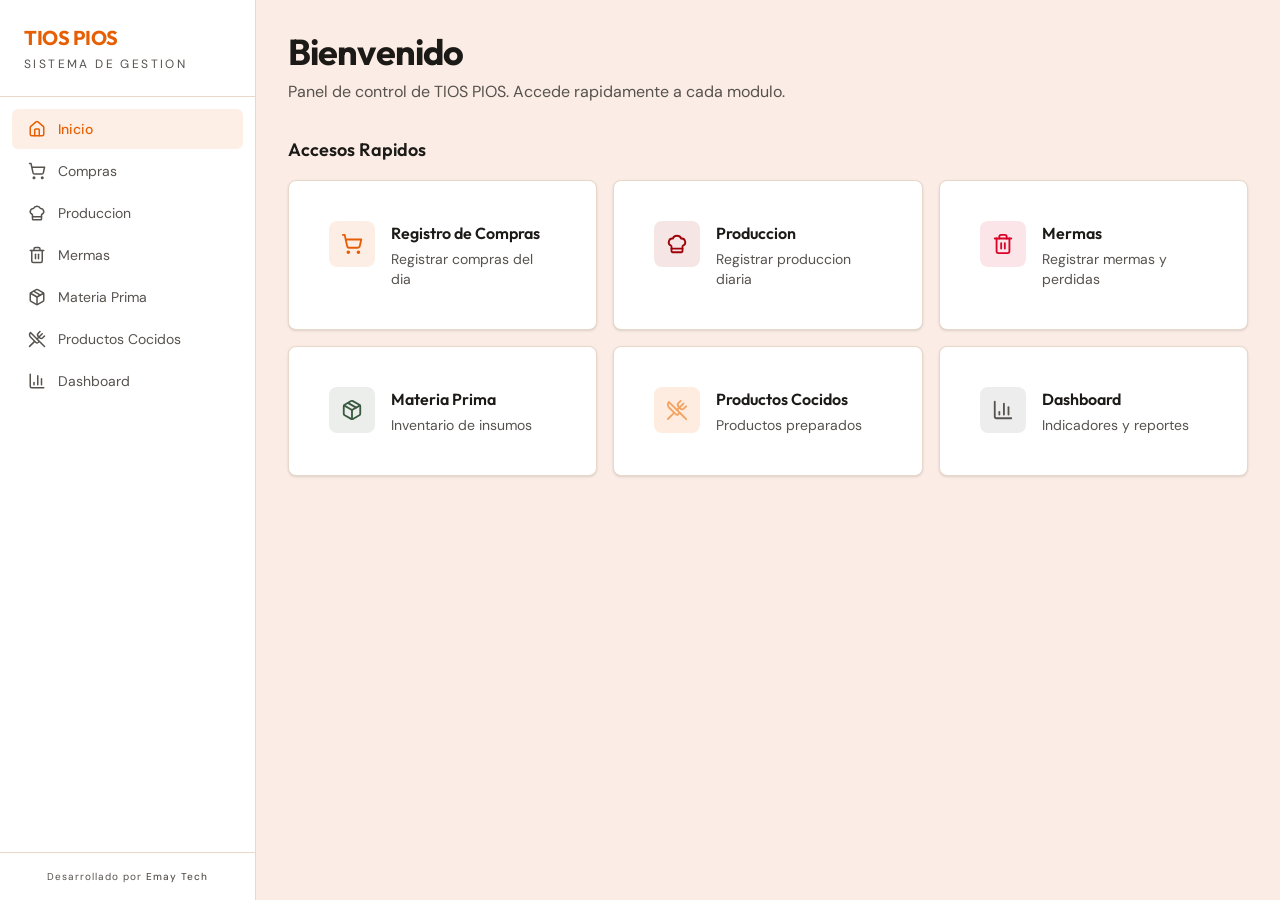
<file: docs/index.html>
<!doctype html><html lang="es"><head><meta charset="utf-8"/><meta name="viewport" content="width=device-width,initial-scale=1"/><meta name="theme-color" content="#E85D04"/><meta name="description" content="TIOS PIOS - Sistema de Gestion"/><link rel="icon" type="image/svg+xml" href="./favicon.svg"/><link rel="preconnect" href="https://fonts.googleapis.com"/><link rel="preconnect" href="https://fonts.gstatic.com" crossorigin/><link href="https://fonts.googleapis.com/css2?family=Inter:wght@600&display=swap" rel="stylesheet"/><title>EMAY TECH | TIOS PIOS</title><script defer="defer" src="./static/js/main.0a7785c4.js"></script><link href="./static/css/main.f9a6ede9.css" rel="stylesheet"></head><body><noscript>You need to enable JavaScript to run this app.</noscript><div id="root"></div></body></html>
</file>
<file: docs/static/css/main.f9a6ede9.css>
@import url(https://fonts.googleapis.com/css2?family=Outfit:wght@400;500;600;700&family=DM+Sans:wght@400;500&display=swap);*,:after,:before{--tw-border-spacing-x:0;--tw-border-spacing-y:0;--tw-translate-x:0;--tw-translate-y:0;--tw-rotate:0;--tw-skew-x:0;--tw-skew-y:0;--tw-scale-x:1;--tw-scale-y:1;--tw-pan-x: ;--tw-pan-y: ;--tw-pinch-zoom: ;--tw-scroll-snap-strictness:proximity;--tw-gradient-from-position: ;--tw-gradient-via-position: ;--tw-gradient-to-position: ;--tw-ordinal: ;--tw-slashed-zero: ;--tw-numeric-figure: ;--tw-numeric-spacing: ;--tw-numeric-fraction: ;--tw-ring-inset: ;--tw-ring-offset-width:0px;--tw-ring-offset-color:#fff;--tw-ring-color:#3b82f680;--tw-ring-offset-shadow:0 0 #0000;--tw-ring-shadow:0 0 #0000;--tw-shadow:0 0 #0000;--tw-shadow-colored:0 0 #0000;--tw-blur: ;--tw-brightness: ;--tw-contrast: ;--tw-grayscale: ;--tw-hue-rotate: ;--tw-invert: ;--tw-saturate: ;--tw-sepia: ;--tw-drop-shadow: ;--tw-backdrop-blur: ;--tw-backdrop-brightness: ;--tw-backdrop-contrast: ;--tw-backdrop-grayscale: ;--tw-backdrop-hue-rotate: ;--tw-backdrop-invert: ;--tw-backdrop-opacity: ;--tw-backdrop-saturate: ;--tw-backdrop-sepia: ;--tw-contain-size: ;--tw-contain-layout: ;--tw-contain-paint: ;--tw-contain-style: }::backdrop{--tw-border-spacing-x:0;--tw-border-spacing-y:0;--tw-translate-x:0;--tw-translate-y:0;--tw-rotate:0;--tw-skew-x:0;--tw-skew-y:0;--tw-scale-x:1;--tw-scale-y:1;--tw-pan-x: ;--tw-pan-y: ;--tw-pinch-zoom: ;--tw-scroll-snap-strictness:proximity;--tw-gradient-from-position: ;--tw-gradient-via-position: ;--tw-gradient-to-position: ;--tw-ordinal: ;--tw-slashed-zero: ;--tw-numeric-figure: ;--tw-numeric-spacing: ;--tw-numeric-fraction: ;--tw-ring-inset: ;--tw-ring-offset-width:0px;--tw-ring-offset-color:#fff;--tw-ring-color:#3b82f680;--tw-ring-offset-shadow:0 0 #0000;--tw-ring-shadow:0 0 #0000;--tw-shadow:0 0 #0000;--tw-shadow-colored:0 0 #0000;--tw-blur: ;--tw-brightness: ;--tw-contrast: ;--tw-grayscale: ;--tw-hue-rotate: ;--tw-invert: ;--tw-saturate: ;--tw-sepia: ;--tw-drop-shadow: ;--tw-backdrop-blur: ;--tw-backdrop-brightness: ;--tw-backdrop-contrast: ;--tw-backdrop-grayscale: ;--tw-backdrop-hue-rotate: ;--tw-backdrop-invert: ;--tw-backdrop-opacity: ;--tw-backdrop-saturate: ;--tw-backdrop-sepia: ;--tw-contain-size: ;--tw-contain-layout: ;--tw-contain-paint: ;--tw-contain-style: }

/*
! tailwindcss v3.4.19 | MIT License | https://tailwindcss.com
*/*,:after,:before{border:0 solid #e5e7eb;box-sizing:border-box}:after,:before{--tw-content:""}:host,html{-webkit-text-size-adjust:100%;font-feature-settings:normal;-webkit-tap-highlight-color:transparent;font-family:ui-sans-serif,system-ui,sans-serif,Apple Color Emoji,Segoe UI Emoji,Segoe UI Symbol,Noto Color Emoji;font-variation-settings:normal;line-height:1.5;tab-size:4}body{line-height:inherit;margin:0}hr{border-top-width:1px;color:inherit;height:0}abbr:where([title]){-webkit-text-decoration:underline dotted;text-decoration:underline dotted}h1,h2,h3,h4,h5,h6{font-size:inherit;font-weight:inherit}a{color:inherit;text-decoration:inherit}b,strong{font-weight:bolder}code,kbd,pre,samp{font-feature-settings:normal;font-family:ui-monospace,SFMono-Regular,Menlo,Monaco,Consolas,Liberation Mono,Courier New,monospace;font-size:1em;font-variation-settings:normal}small{font-size:80%}sub,sup{font-size:75%;line-height:0;position:relative;vertical-align:initial}sub{bottom:-.25em}sup{top:-.5em}table{border-collapse:collapse;border-color:inherit;text-indent:0}button,input,optgroup,select,textarea{font-feature-settings:inherit;color:inherit;font-family:inherit;font-size:100%;font-variation-settings:inherit;font-weight:inherit;letter-spacing:inherit;line-height:inherit;margin:0;padding:0}button,select{text-transform:none}button,input:where([type=button]),input:where([type=reset]),input:where([type=submit]){-webkit-appearance:button;background-color:initial;background-image:none}:-moz-focusring{outline:auto}:-moz-ui-invalid{box-shadow:none}progress{vertical-align:initial}::-webkit-inner-spin-button,::-webkit-outer-spin-button{height:auto}[type=search]{-webkit-appearance:textfield;outline-offset:-2px}::-webkit-search-decoration{-webkit-appearance:none}::-webkit-file-upload-button{-webkit-appearance:button;font:inherit}summary{display:list-item}blockquote,dd,dl,figure,h1,h2,h3,h4,h5,h6,hr,p,pre{margin:0}fieldset{margin:0}fieldset,legend{padding:0}menu,ol,ul{list-style:none;margin:0;padding:0}dialog{padding:0}textarea{resize:vertical}input::placeholder,textarea::placeholder{color:#9ca3af;opacity:1}[role=button],button{cursor:pointer}:disabled{cursor:default}audio,canvas,embed,iframe,img,object,svg,video{display:block;vertical-align:middle}img,video{height:auto;max-width:100%}[hidden]:where(:not([hidden=until-found])){display:none}:root{--background:20 73% 94%;--foreground:30 10% 10%;--card:0 0% 100%;--card-foreground:30 10% 10%;--popover:0 0% 100%;--popover-foreground:30 10% 10%;--primary:24 97% 46%;--primary-foreground:0 0% 100%;--secondary:20 55% 91%;--secondary-foreground:30 10% 10%;--muted:28 38% 90%;--muted-foreground:30 5% 32%;--accent:20 55% 91%;--accent-foreground:30 10% 10%;--destructive:349 97% 43%;--destructive-foreground:0 0% 100%;--border:28 38% 85%;--input:28 38% 85%;--ring:24 97% 46%;--chart-1:24 97% 46%;--chart-2:358 97% 31%;--chart-3:29 87% 67%;--chart-4:131 21% 29%;--chart-5:12 98% 43%;--radius:0.5rem}*{border-color:#e7d8ca;border-color:hsl(var(--border))}body{background-color:#fbece5;background-color:hsl(var(--background));color:#1c1917;color:hsl(var(--foreground));font-family:DM Sans,sans-serif}h1,h2,h3,h4,h5,h6{font-family:Outfit,sans-serif}[data-debug-wrapper=true]{display:contents!important}[data-debug-wrapper=true]>*{column-gap:inherit;gap:inherit;margin:inherit;padding:inherit;row-gap:inherit}.sr-only{clip:rect(0,0,0,0);border-width:0;height:1px;margin:-1px;overflow:hidden;padding:0;position:absolute;white-space:nowrap;width:1px}.pointer-events-none{pointer-events:none}.pointer-events-auto{pointer-events:auto}.visible{visibility:visible}.invisible{visibility:hidden}.fixed{position:fixed}.absolute{position:absolute}.relative{position:relative}.inset-0{inset:0}.inset-x-0{left:0;right:0}.inset-y-0{bottom:0;top:0}.-bottom-12{bottom:-3rem}.-left-12{left:-3rem}.-right-12{right:-3rem}.-top-12{top:-3rem}.bottom-0{bottom:0}.left-0{left:0}.left-1{left:.25rem}.left-1\/2{left:50%}.left-2{left:.5rem}.left-4{left:1rem}.left-\[50\%\]{left:50%}.right-0{right:0}.right-1{right:.25rem}.right-2{right:.5rem}.right-4{right:1rem}.top-0{top:0}.top-1{top:.25rem}.top-1\/2{top:50%}.top-4{top:1rem}.top-\[1px\]{top:1px}.top-\[50\%\]{top:50%}.top-\[60\%\]{top:60%}.top-full{top:100%}.z-10{z-index:10}.z-30{z-index:30}.z-40{z-index:40}.z-50{z-index:50}.z-\[100\]{z-index:100}.z-\[1\]{z-index:1}.col-span-1{grid-column:span 1/span 1}.col-span-2{grid-column:span 2/span 2}.col-span-3{grid-column:span 3/span 3}.col-span-4{grid-column:span 4/span 4}.col-span-5{grid-column:span 5/span 5}.-mx-1{margin-left:-.25rem;margin-right:-.25rem}.mx-auto{margin-left:auto;margin-right:auto}.my-1{margin-bottom:.25rem;margin-top:.25rem}.-ml-4{margin-left:-1rem}.-mt-4{margin-top:-1rem}.mb-0{margin-bottom:0}.mb-1{margin-bottom:.25rem}.mb-2{margin-bottom:.5rem}.mb-3{margin-bottom:.75rem}.mb-4{margin-bottom:1rem}.mb-6{margin-bottom:1.5rem}.mb-8{margin-bottom:2rem}.ml-1{margin-left:.25rem}.ml-2{margin-left:.5rem}.ml-auto{margin-left:auto}.mr-0\.5{margin-right:.125rem}.mr-1{margin-right:.25rem}.mr-2{margin-right:.5rem}.mt-1{margin-top:.25rem}.mt-1\.5{margin-top:.375rem}.mt-2{margin-top:.5rem}.mt-24{margin-top:6rem}.mt-4{margin-top:1rem}.mt-6{margin-top:1.5rem}.mt-8{margin-top:2rem}.mt-auto{margin-top:auto}.block{display:block}.flex{display:flex}.inline-flex{display:inline-flex}.table{display:table}.grid{display:grid}.hidden{display:none}.aspect-square{aspect-ratio:1/1}.h-1\.5{height:.375rem}.h-10{height:2.5rem}.h-2{height:.5rem}.h-2\.5{height:.625rem}.h-3{height:.75rem}.h-3\.5{height:.875rem}.h-4{height:1rem}.h-5{height:1.25rem}.h-7{height:1.75rem}.h-8{height:2rem}.h-9{height:2.25rem}.h-\[1px\]{height:1px}.h-\[var\(--radix-navigation-menu-viewport-height\)\]{height:var(--radix-navigation-menu-viewport-height)}.h-\[var\(--radix-select-trigger-height\)\]{height:var(--radix-select-trigger-height)}.h-auto{height:auto}.h-full{height:100%}.h-px{height:1px}.max-h-\[--radix-context-menu-content-available-height\]{max-height:var(--radix-context-menu-content-available-height)}.max-h-\[--radix-select-content-available-height\]{max-height:var(--radix-select-content-available-height)}.max-h-\[300px\]{max-height:300px}.max-h-\[90vh\]{max-height:90vh}.max-h-\[var\(--radix-dropdown-menu-content-available-height\)\]{max-height:var(--radix-dropdown-menu-content-available-height)}.max-h-screen{max-height:100vh}.min-h-\[60px\]{min-height:60px}.min-h-screen{min-height:100vh}.w-10{width:2.5rem}.w-2{width:.5rem}.w-2\.5{width:.625rem}.w-20{width:5rem}.w-3{width:.75rem}.w-3\.5{width:.875rem}.w-3\/4{width:75%}.w-4{width:1rem}.w-64{width:16rem}.w-7{width:1.75rem}.w-72{width:18rem}.w-8{width:2rem}.w-9{width:2.25rem}.w-\[100px\]{width:100px}.w-\[1px\]{width:1px}.w-\[200px\]{width:200px}.w-fit{width:-webkit-fit-content;width:fit-content}.w-full{width:100%}.w-max{width:-webkit-max-content;width:max-content}.w-px{width:1px}.min-w-0{min-width:0}.min-w-10{min-width:2.5rem}.min-w-8{min-width:2rem}.min-w-9{min-width:2.25rem}.min-w-\[12rem\]{min-width:12rem}.min-w-\[8rem\]{min-width:8rem}.min-w-\[var\(--radix-select-trigger-width\)\]{min-width:var(--radix-select-trigger-width)}.max-w-2xl{max-width:42rem}.max-w-lg{max-width:32rem}.max-w-max{max-width:-webkit-max-content;max-width:max-content}.max-w-md{max-width:28rem}.flex-1{flex:1 1}.shrink-0{flex-shrink:0}.grow{flex-grow:1}.grow-0{flex-grow:0}.basis-full{flex-basis:100%}.caption-bottom{caption-side:bottom}.border-collapse{border-collapse:collapse}.origin-\[--radix-context-menu-content-transform-origin\]{transform-origin:var(--radix-context-menu-content-transform-origin)}.origin-\[--radix-dropdown-menu-content-transform-origin\]{transform-origin:var(--radix-dropdown-menu-content-transform-origin)}.origin-\[--radix-hover-card-content-transform-origin\]{transform-origin:var(--radix-hover-card-content-transform-origin)}.origin-\[--radix-menubar-content-transform-origin\]{transform-origin:var(--radix-menubar-content-transform-origin)}.origin-\[--radix-popover-content-transform-origin\]{transform-origin:var(--radix-popover-content-transform-origin)}.origin-\[--radix-select-content-transform-origin\]{transform-origin:var(--radix-select-content-transform-origin)}.origin-\[--radix-tooltip-content-transform-origin\]{transform-origin:var(--radix-tooltip-content-transform-origin)}.-translate-x-1\/2{--tw-translate-x:-50%}.-translate-x-1\/2,.-translate-x-full{transform:translate(var(--tw-translate-x),var(--tw-translate-y)) rotate(var(--tw-rotate)) skewX(var(--tw-skew-x)) skewY(var(--tw-skew-y)) scaleX(var(--tw-scale-x)) scaleY(var(--tw-scale-y))}.-translate-x-full{--tw-translate-x:-100%}.-translate-y-1\/2{--tw-translate-y:-50%}.-translate-y-1\/2,.translate-x-0{transform:translate(var(--tw-translate-x),var(--tw-translate-y)) rotate(var(--tw-rotate)) skewX(var(--tw-skew-x)) skewY(var(--tw-skew-y)) scaleX(var(--tw-scale-x)) scaleY(var(--tw-scale-y))}.translate-x-0{--tw-translate-x:0px}.translate-x-\[-50\%\]{--tw-translate-x:-50%}.translate-x-\[-50\%\],.translate-y-\[-50\%\]{transform:translate(var(--tw-translate-x),var(--tw-translate-y)) rotate(var(--tw-rotate)) skewX(var(--tw-skew-x)) skewY(var(--tw-skew-y)) scaleX(var(--tw-scale-x)) scaleY(var(--tw-scale-y))}.translate-y-\[-50\%\]{--tw-translate-y:-50%}.rotate-45{--tw-rotate:45deg}.rotate-45,.rotate-90{transform:translate(var(--tw-translate-x),var(--tw-translate-y)) rotate(var(--tw-rotate)) skewX(var(--tw-skew-x)) skewY(var(--tw-skew-y)) scaleX(var(--tw-scale-x)) scaleY(var(--tw-scale-y))}.rotate-90{--tw-rotate:90deg}.transform{transform:translate(var(--tw-translate-x),var(--tw-translate-y)) rotate(var(--tw-rotate)) skewX(var(--tw-skew-x)) skewY(var(--tw-skew-y)) scaleX(var(--tw-scale-x)) scaleY(var(--tw-scale-y))}@keyframes pulse{50%{opacity:.5}}.animate-pulse{animation:pulse 2s cubic-bezier(.4,0,.6,1) infinite}.cursor-default{cursor:default}.cursor-pointer{cursor:pointer}.touch-none{touch-action:none}.select-none{-webkit-user-select:none;user-select:none}.list-none{list-style-type:none}.grid-cols-1{grid-template-columns:repeat(1,minmax(0,1fr))}.grid-cols-12{grid-template-columns:repeat(12,minmax(0,1fr))}.grid-cols-2{grid-template-columns:repeat(2,minmax(0,1fr))}.flex-row{flex-direction:row}.flex-col{flex-direction:column}.flex-col-reverse{flex-direction:column-reverse}.flex-wrap{flex-wrap:wrap}.items-start{align-items:flex-start}.items-end{align-items:flex-end}.items-center{align-items:center}.justify-center{justify-content:center}.justify-between{justify-content:space-between}.gap-1{gap:.25rem}.gap-1\.5{gap:.375rem}.gap-2{gap:.5rem}.gap-3{gap:.75rem}.gap-4{gap:1rem}.gap-6{gap:1.5rem}.space-x-1>:not([hidden])~:not([hidden]){--tw-space-x-reverse:0;margin-left:calc(.25rem*(1 - var(--tw-space-x-reverse)));margin-right:calc(.25rem*var(--tw-space-x-reverse))}.space-x-2>:not([hidden])~:not([hidden]){--tw-space-x-reverse:0;margin-left:calc(.5rem*(1 - var(--tw-space-x-reverse)));margin-right:calc(.5rem*var(--tw-space-x-reverse))}.space-y-0\.5>:not([hidden])~:not([hidden]){--tw-space-y-reverse:0;margin-bottom:calc(.125rem*var(--tw-space-y-reverse));margin-top:calc(.125rem*(1 - var(--tw-space-y-reverse)))}.space-y-1>:not([hidden])~:not([hidden]){--tw-space-y-reverse:0;margin-bottom:calc(.25rem*var(--tw-space-y-reverse));margin-top:calc(.25rem*(1 - var(--tw-space-y-reverse)))}.space-y-1\.5>:not([hidden])~:not([hidden]){--tw-space-y-reverse:0;margin-bottom:calc(.375rem*var(--tw-space-y-reverse));margin-top:calc(.375rem*(1 - var(--tw-space-y-reverse)))}.space-y-2>:not([hidden])~:not([hidden]){--tw-space-y-reverse:0;margin-bottom:calc(.5rem*var(--tw-space-y-reverse));margin-top:calc(.5rem*(1 - var(--tw-space-y-reverse)))}.space-y-4>:not([hidden])~:not([hidden]){--tw-space-y-reverse:0;margin-bottom:calc(1rem*var(--tw-space-y-reverse));margin-top:calc(1rem*(1 - var(--tw-space-y-reverse)))}.space-y-6>:not([hidden])~:not([hidden]){--tw-space-y-reverse:0;margin-bottom:calc(1.5rem*var(--tw-space-y-reverse));margin-top:calc(1.5rem*(1 - var(--tw-space-y-reverse)))}.overflow-auto{overflow:auto}.overflow-hidden{overflow:hidden}.overflow-y-auto{overflow-y:auto}.overflow-x-hidden{overflow-x:hidden}.whitespace-nowrap{white-space:nowrap}.break-words{overflow-wrap:break-word}.rounded-\[inherit\]{border-radius:inherit}.rounded-full{border-radius:9999px}.rounded-lg{border-radius:.5rem;border-radius:var(--radius)}.rounded-md{border-radius:calc(.5rem - 2px);border-radius:calc(var(--radius) - 2px)}.rounded-sm{border-radius:calc(.5rem - 4px);border-radius:calc(var(--radius) - 4px)}.rounded-xl{border-radius:.75rem}.rounded-t-\[10px\]{border-top-left-radius:10px;border-top-right-radius:10px}.rounded-tl-sm{border-top-left-radius:calc(.5rem - 4px);border-top-left-radius:calc(var(--radius) - 4px)}.border{border-width:1px}.border-2{border-width:2px}.border-y{border-top-width:1px}.border-b,.border-y{border-bottom-width:1px}.border-l{border-left-width:1px}.border-r{border-right-width:1px}.border-t{border-top-width:1px}.border-\[\#D90429\]\/10{border-color:#d904291a}.border-\[\#D90429\]\/20{border-color:#d9042933}.border-\[\#F4A261\]\/20{border-color:#f4a26133}.border-border{border-color:#e7d8ca;border-color:hsl(var(--border))}.border-destructive{border-color:#d8032a;border-color:hsl(var(--destructive))}.border-destructive\/50{border-color:#d8032a80;border-color:hsl(var(--destructive)/.5)}.border-input{border-color:#e7d8ca;border-color:hsl(var(--input))}.border-primary{border-color:#e75f04;border-color:hsl(var(--primary))}.border-primary\/50{border-color:#e75f0480;border-color:hsl(var(--primary)/.5)}.border-transparent{border-color:#0000}.border-l-transparent{border-left-color:#0000}.border-t-transparent{border-top-color:#0000}.bg-\[\#3A5A40\]{--tw-bg-opacity:1;background-color:#3a5a40;background-color:rgb(58 90 64/var(--tw-bg-opacity,1))}.bg-\[\#3A5A40\]\/10{background-color:#3a5a401a}.bg-\[\#57534E\]\/10{background-color:#57534e1a}.bg-\[\#9D0208\]\/10{background-color:#9d02081a}.bg-\[\#D90429\]{--tw-bg-opacity:1;background-color:#d90429;background-color:rgb(217 4 41/var(--tw-bg-opacity,1))}.bg-\[\#D90429\]\/10{background-color:#d904291a}.bg-\[\#D90429\]\/5{background-color:#d904290d}.bg-\[\#DC2F02\]\/10{background-color:#dc2f021a}.bg-\[\#E85D04\]\/10{background-color:#e85d041a}.bg-\[\#F4A261\]{--tw-bg-opacity:1;background-color:#f4a261;background-color:rgb(244 162 97/var(--tw-bg-opacity,1))}.bg-\[\#F4A261\]\/10{background-color:#f4a2611a}.bg-\[\#F4A261\]\/20{background-color:#f4a26133}.bg-accent{background-color:#f5e4db;background-color:hsl(var(--accent))}.bg-background{background-color:#fbece5;background-color:hsl(var(--background))}.bg-black\/20{background-color:#0003}.bg-black\/80{background-color:#000c}.bg-border{background-color:#e7d8ca;background-color:hsl(var(--border))}.bg-card{background-color:#fff;background-color:hsl(var(--card))}.bg-destructive{background-color:#d8032a;background-color:hsl(var(--destructive))}.bg-foreground{background-color:#1c1917;background-color:hsl(var(--foreground))}.bg-muted{background-color:#efe5dc;background-color:hsl(var(--muted))}.bg-muted\/50{background-color:#efe5dc80;background-color:hsl(var(--muted)/.5)}.bg-popover{background-color:#fff;background-color:hsl(var(--popover))}.bg-primary{background-color:#e75f04;background-color:hsl(var(--primary))}.bg-primary\/10{background-color:#e75f041a;background-color:hsl(var(--primary)/.1)}.bg-primary\/20{background-color:#e75f0433;background-color:hsl(var(--primary)/.2)}.bg-secondary{background-color:#f5e4db;background-color:hsl(var(--secondary))}.bg-transparent{background-color:initial}.fill-current{fill:currentColor}.fill-primary{fill:#e75f04;fill:hsl(var(--primary))}.p-0{padding:0}.p-1{padding:.25rem}.p-2{padding:.5rem}.p-3{padding:.75rem}.p-4{padding:1rem}.p-5{padding:1.25rem}.p-6{padding:1.5rem}.p-\[1px\]{padding:1px}.px-1\.5{padding-left:.375rem;padding-right:.375rem}.px-2{padding-left:.5rem;padding-right:.5rem}.px-2\.5{padding-left:.625rem;padding-right:.625rem}.px-3{padding-left:.75rem;padding-right:.75rem}.px-4{padding-left:1rem;padding-right:1rem}.px-8{padding-left:2rem;padding-right:2rem}.py-0\.5{padding-bottom:.125rem;padding-top:.125rem}.py-1{padding-bottom:.25rem;padding-top:.25rem}.py-1\.5{padding-bottom:.375rem;padding-top:.375rem}.py-2{padding-bottom:.5rem;padding-top:.5rem}.py-2\.5{padding-bottom:.625rem;padding-top:.625rem}.py-3{padding-bottom:.75rem;padding-top:.75rem}.py-4{padding-bottom:1rem;padding-top:1rem}.py-6{padding-bottom:1.5rem;padding-top:1.5rem}.py-8{padding-bottom:2rem;padding-top:2rem}.pb-2{padding-bottom:.5rem}.pb-4{padding-bottom:1rem}.pl-2{padding-left:.5rem}.pl-2\.5{padding-left:.625rem}.pl-4{padding-left:1rem}.pl-8{padding-left:2rem}.pr-2{padding-right:.5rem}.pr-2\.5{padding-right:.625rem}.pr-6{padding-right:1.5rem}.pr-8{padding-right:2rem}.pt-0{padding-top:0}.pt-1{padding-top:.25rem}.pt-4{padding-top:1rem}.text-left{text-align:left}.text-center{text-align:center}.align-middle{vertical-align:middle}.font-heading{font-family:Outfit,sans-serif}.text-3xl{font-size:1.875rem;line-height:2.25rem}.text-\[0\.8rem\]{font-size:.8rem}.text-\[10px\]{font-size:10px}.text-base{font-size:1rem;line-height:1.5rem}.text-lg{font-size:1.125rem;line-height:1.75rem}.text-sm{font-size:.875rem;line-height:1.25rem}.text-xl{font-size:1.25rem;line-height:1.75rem}.text-xs{font-size:.75rem;line-height:1rem}.font-bold{font-weight:700}.font-medium{font-weight:500}.font-normal{font-weight:400}.font-semibold{font-weight:600}.uppercase{text-transform:uppercase}.leading-none{line-height:1}.tracking-\[0\.1em\]{letter-spacing:.1em}.tracking-\[0\.2em\]{letter-spacing:.2em}.tracking-tight{letter-spacing:-.025em}.tracking-wide{letter-spacing:.025em}.tracking-widest{letter-spacing:.1em}.text-\[\#3A5A40\]{--tw-text-opacity:1;color:#3a5a40;color:rgb(58 90 64/var(--tw-text-opacity,1))}.text-\[\#57534E\]{--tw-text-opacity:1;color:#57534e;color:rgb(87 83 78/var(--tw-text-opacity,1))}.text-\[\#9D0208\]{--tw-text-opacity:1;color:#9d0208;color:rgb(157 2 8/var(--tw-text-opacity,1))}.text-\[\#D90429\]{--tw-text-opacity:1;color:#d90429;color:rgb(217 4 41/var(--tw-text-opacity,1))}.text-\[\#DC2F02\]{--tw-text-opacity:1;color:#dc2f02;color:rgb(220 47 2/var(--tw-text-opacity,1))}.text-\[\#E85D04\]{--tw-text-opacity:1;color:#e85d04;color:rgb(232 93 4/var(--tw-text-opacity,1))}.text-\[\#F4A261\]{--tw-text-opacity:1;color:#f4a261;color:rgb(244 162 97/var(--tw-text-opacity,1))}.text-accent-foreground{color:#1c1917;color:hsl(var(--accent-foreground))}.text-card-foreground{color:#1c1917;color:hsl(var(--card-foreground))}.text-current{color:currentColor}.text-destructive{color:#d8032a;color:hsl(var(--destructive))}.text-destructive-foreground{color:#fff;color:hsl(var(--destructive-foreground))}.text-foreground{color:#1c1917;color:hsl(var(--foreground))}.text-foreground\/50{color:#1c191780;color:hsl(var(--foreground)/.5)}.text-muted-foreground{color:#56524e;color:hsl(var(--muted-foreground))}.text-muted-foreground\/40{color:#56524e66;color:hsl(var(--muted-foreground)/.4)}.text-popover-foreground{color:#1c1917;color:hsl(var(--popover-foreground))}.text-primary{color:#e75f04;color:hsl(var(--primary))}.text-primary-foreground{color:#fff;color:hsl(var(--primary-foreground))}.text-secondary-foreground{color:#1c1917;color:hsl(var(--secondary-foreground))}.text-white{--tw-text-opacity:1;color:#fff;color:rgb(255 255 255/var(--tw-text-opacity,1))}.underline-offset-4{text-underline-offset:4px}.opacity-0{opacity:0}.opacity-50{opacity:.5}.opacity-60{opacity:.6}.opacity-70{opacity:.7}.opacity-90{opacity:.9}.shadow{--tw-shadow:0 1px 3px 0 #0000001a,0 1px 2px -1px #0000001a;--tw-shadow-colored:0 1px 3px 0 var(--tw-shadow-color),0 1px 2px -1px var(--tw-shadow-color)}.shadow,.shadow-lg{box-shadow:0 0 #0000,0 0 #0000,var(--tw-shadow);box-shadow:var(--tw-ring-offset-shadow,0 0 #0000),var(--tw-ring-shadow,0 0 #0000),var(--tw-shadow)}.shadow-lg{--tw-shadow:0 10px 15px -3px #0000001a,0 4px 6px -4px #0000001a;--tw-shadow-colored:0 10px 15px -3px var(--tw-shadow-color),0 4px 6px -4px var(--tw-shadow-color)}.shadow-md{--tw-shadow:0 4px 6px -1px #0000001a,0 2px 4px -2px #0000001a;--tw-shadow-colored:0 4px 6px -1px var(--tw-shadow-color),0 2px 4px -2px var(--tw-shadow-color)}.shadow-md,.shadow-sm{box-shadow:0 0 #0000,0 0 #0000,var(--tw-shadow);box-shadow:var(--tw-ring-offset-shadow,0 0 #0000),var(--tw-ring-shadow,0 0 #0000),var(--tw-shadow)}.shadow-sm{--tw-shadow:0 1px 2px 0 #0000000d;--tw-shadow-colored:0 1px 2px 0 var(--tw-shadow-color)}.outline-none{outline:2px solid #0000;outline-offset:2px}.outline{outline-style:solid}.ring-0{--tw-ring-offset-shadow:var(--tw-ring-inset) 0 0 0 var(--tw-ring-offset-width) var(--tw-ring-offset-color);--tw-ring-shadow:var(--tw-ring-inset) 0 0 0 calc(var(--tw-ring-offset-width)) var(--tw-ring-color)}.ring-0,.ring-1{box-shadow:var(--tw-ring-offset-shadow),var(--tw-ring-shadow),0 0 #0000;box-shadow:var(--tw-ring-offset-shadow),var(--tw-ring-shadow),var(--tw-shadow,0 0 #0000)}.ring-1{--tw-ring-offset-shadow:var(--tw-ring-inset) 0 0 0 var(--tw-ring-offset-width) var(--tw-ring-offset-color);--tw-ring-shadow:var(--tw-ring-inset) 0 0 0 calc(1px + var(--tw-ring-offset-width)) var(--tw-ring-color)}.ring-ring{--tw-ring-color:hsl(var(--ring))}.ring-offset-background{--tw-ring-offset-color:hsl(var(--background))}.filter{filter:var(--tw-blur) var(--tw-brightness) var(--tw-contrast) var(--tw-grayscale) var(--tw-hue-rotate) var(--tw-invert) var(--tw-saturate) var(--tw-sepia) var(--tw-drop-shadow)}.transition{transition-duration:.15s;transition-property:color,background-color,border-color,fill,stroke,opacity,box-shadow,transform,filter,-webkit-text-decoration-color,-webkit-backdrop-filter;transition-property:color,background-color,border-color,text-decoration-color,fill,stroke,opacity,box-shadow,transform,filter,backdrop-filter;transition-property:color,background-color,border-color,text-decoration-color,fill,stroke,opacity,box-shadow,transform,filter,backdrop-filter,-webkit-text-decoration-color,-webkit-backdrop-filter;transition-timing-function:cubic-bezier(.4,0,.2,1)}.transition-all{transition-duration:.15s;transition-property:all;transition-timing-function:cubic-bezier(.4,0,.2,1)}.transition-colors{transition-duration:.15s;transition-property:color,background-color,border-color,fill,stroke,-webkit-text-decoration-color;transition-property:color,background-color,border-color,text-decoration-color,fill,stroke;transition-property:color,background-color,border-color,text-decoration-color,fill,stroke,-webkit-text-decoration-color;transition-timing-function:cubic-bezier(.4,0,.2,1)}.transition-opacity{transition-duration:.15s;transition-property:opacity;transition-timing-function:cubic-bezier(.4,0,.2,1)}.transition-transform{transition-duration:.15s;transition-property:transform;transition-timing-function:cubic-bezier(.4,0,.2,1)}.duration-1000{transition-duration:1s}.duration-200{transition-duration:.2s}.duration-300{transition-duration:.3s}.ease-in-out{transition-timing-function:cubic-bezier(.4,0,.2,1)}@keyframes enter{0%{opacity:1;opacity:var(--tw-enter-opacity,1);transform:translateZ(0) scaleX(1) rotate(0);transform:translate3d(var(--tw-enter-translate-x,0),var(--tw-enter-translate-y,0),0) scale3d(var(--tw-enter-scale,1),var(--tw-enter-scale,1),var(--tw-enter-scale,1)) rotate(var(--tw-enter-rotate,0))}}@keyframes exit{to{opacity:1;opacity:var(--tw-exit-opacity,1);transform:translateZ(0) scaleX(1) rotate(0);transform:translate3d(var(--tw-exit-translate-x,0),var(--tw-exit-translate-y,0),0) scale3d(var(--tw-exit-scale,1),var(--tw-exit-scale,1),var(--tw-exit-scale,1)) rotate(var(--tw-exit-rotate,0))}}.animate-in{--tw-enter-opacity:initial;--tw-enter-scale:initial;--tw-enter-rotate:initial;--tw-enter-translate-x:initial;--tw-enter-translate-y:initial;animation-duration:.15s;animation-name:enter}.fade-in-0{--tw-enter-opacity:0}.zoom-in-95{--tw-enter-scale:.95}.duration-1000{animation-duration:1s}.duration-200{animation-duration:.2s}.duration-300{animation-duration:.3s}.ease-in-out{animation-timing-function:cubic-bezier(.4,0,.2,1)}.file\:border-0::-webkit-file-upload-button{border-width:0}.file\:border-0::file-selector-button{border-width:0}.file\:bg-transparent::-webkit-file-upload-button{background-color:initial}.file\:bg-transparent::file-selector-button{background-color:initial}.file\:text-sm::-webkit-file-upload-button{font-size:.875rem;line-height:1.25rem}.file\:text-sm::file-selector-button{font-size:.875rem;line-height:1.25rem}.file\:font-medium::-webkit-file-upload-button{font-weight:500}.file\:font-medium::file-selector-button{font-weight:500}.file\:text-foreground::-webkit-file-upload-button{color:#1c1917;color:hsl(var(--foreground))}.file\:text-foreground::file-selector-button{color:#1c1917;color:hsl(var(--foreground))}.placeholder\:text-muted-foreground::placeholder{color:#56524e;color:hsl(var(--muted-foreground))}.after\:absolute:after{content:var(--tw-content);position:absolute}.after\:inset-y-0:after{bottom:0;content:var(--tw-content);top:0}.after\:left-1\/2:after{content:var(--tw-content);left:50%}.after\:w-1:after{content:var(--tw-content);width:.25rem}.after\:-translate-x-1\/2:after{--tw-translate-x:-50%;content:var(--tw-content);transform:translate(var(--tw-translate-x),var(--tw-translate-y)) rotate(var(--tw-rotate)) skewX(var(--tw-skew-x)) skewY(var(--tw-skew-y)) scaleX(var(--tw-scale-x)) scaleY(var(--tw-scale-y))}.first\:rounded-l-md:first-child{border-bottom-left-radius:calc(.5rem - 2px);border-bottom-left-radius:calc(var(--radius) - 2px);border-top-left-radius:calc(.5rem - 2px);border-top-left-radius:calc(var(--radius) - 2px)}.first\:border-l:first-child{border-left-width:1px}.last\:rounded-r-md:last-child{border-bottom-right-radius:calc(.5rem - 2px);border-bottom-right-radius:calc(var(--radius) - 2px);border-top-right-radius:calc(.5rem - 2px);border-top-right-radius:calc(var(--radius) - 2px)}.focus-within\:relative:focus-within{position:relative}.focus-within\:z-20:focus-within{z-index:20}.hover\:border-primary\/30:hover{border-color:#e75f044d;border-color:hsl(var(--primary)/.3)}.hover\:bg-accent:hover{background-color:#f5e4db;background-color:hsl(var(--accent))}.hover\:bg-destructive\/80:hover{background-color:#d8032acc;background-color:hsl(var(--destructive)/.8)}.hover\:bg-destructive\/90:hover{background-color:#d8032ae6;background-color:hsl(var(--destructive)/.9)}.hover\:bg-muted:hover{background-color:#efe5dc;background-color:hsl(var(--muted))}.hover\:bg-muted\/50:hover{background-color:#efe5dc80;background-color:hsl(var(--muted)/.5)}.hover\:bg-polleria-primary-hover:hover{--tw-bg-opacity:1;background-color:#dc2f02;background-color:rgb(220 47 2/var(--tw-bg-opacity,1))}.hover\:bg-primary:hover{background-color:#e75f04;background-color:hsl(var(--primary))}.hover\:bg-primary\/80:hover{background-color:#e75f04cc;background-color:hsl(var(--primary)/.8)}.hover\:bg-primary\/90:hover{background-color:#e75f04e6;background-color:hsl(var(--primary)/.9)}.hover\:bg-secondary:hover{background-color:#f5e4db;background-color:hsl(var(--secondary))}.hover\:bg-secondary\/50:hover{background-color:#f5e4db80;background-color:hsl(var(--secondary)/.5)}.hover\:bg-secondary\/80:hover{background-color:#f5e4dbcc;background-color:hsl(var(--secondary)/.8)}.hover\:text-accent-foreground:hover{color:#1c1917;color:hsl(var(--accent-foreground))}.hover\:text-foreground:hover{color:#1c1917;color:hsl(var(--foreground))}.hover\:text-muted-foreground:hover{color:#56524e;color:hsl(var(--muted-foreground))}.hover\:text-primary-foreground:hover{color:#fff;color:hsl(var(--primary-foreground))}.hover\:underline:hover{-webkit-text-decoration-line:underline;text-decoration-line:underline}.hover\:opacity-100:hover{opacity:1}.focus\:bg-accent:focus{background-color:#f5e4db;background-color:hsl(var(--accent))}.focus\:bg-primary:focus{background-color:#e75f04;background-color:hsl(var(--primary))}.focus\:text-accent-foreground:focus{color:#1c1917;color:hsl(var(--accent-foreground))}.focus\:text-primary-foreground:focus{color:#fff;color:hsl(var(--primary-foreground))}.focus\:opacity-100:focus{opacity:1}.focus\:outline-none:focus{outline:2px solid #0000;outline-offset:2px}.focus\:ring-1:focus{--tw-ring-offset-shadow:var(--tw-ring-inset) 0 0 0 var(--tw-ring-offset-width) var(--tw-ring-offset-color);--tw-ring-shadow:var(--tw-ring-inset) 0 0 0 calc(1px + var(--tw-ring-offset-width)) var(--tw-ring-color)}.focus\:ring-1:focus,.focus\:ring-2:focus{box-shadow:var(--tw-ring-offset-shadow),var(--tw-ring-shadow),0 0 #0000;box-shadow:var(--tw-ring-offset-shadow),var(--tw-ring-shadow),var(--tw-shadow,0 0 #0000)}.focus\:ring-2:focus{--tw-ring-offset-shadow:var(--tw-ring-inset) 0 0 0 var(--tw-ring-offset-width) var(--tw-ring-offset-color);--tw-ring-shadow:var(--tw-ring-inset) 0 0 0 calc(2px + var(--tw-ring-offset-width)) var(--tw-ring-color)}.focus\:ring-ring:focus{--tw-ring-color:hsl(var(--ring))}.focus\:ring-offset-2:focus{--tw-ring-offset-width:2px}.focus-visible\:outline-none:focus-visible{outline:2px solid #0000;outline-offset:2px}.focus-visible\:ring-1:focus-visible{--tw-ring-offset-shadow:var(--tw-ring-inset) 0 0 0 var(--tw-ring-offset-width) var(--tw-ring-offset-color);--tw-ring-shadow:var(--tw-ring-inset) 0 0 0 calc(1px + var(--tw-ring-offset-width)) var(--tw-ring-color);box-shadow:var(--tw-ring-offset-shadow),var(--tw-ring-shadow),0 0 #0000;box-shadow:var(--tw-ring-offset-shadow),var(--tw-ring-shadow),var(--tw-shadow,0 0 #0000)}.focus-visible\:ring-2:focus-visible{--tw-ring-offset-shadow:var(--tw-ring-inset) 0 0 0 var(--tw-ring-offset-width) var(--tw-ring-offset-color);--tw-ring-shadow:var(--tw-ring-inset) 0 0 0 calc(2px + var(--tw-ring-offset-width)) var(--tw-ring-color);box-shadow:var(--tw-ring-offset-shadow),var(--tw-ring-shadow),0 0 #0000;box-shadow:var(--tw-ring-offset-shadow),var(--tw-ring-shadow),var(--tw-shadow,0 0 #0000)}.focus-visible\:ring-ring:focus-visible{--tw-ring-color:hsl(var(--ring))}.focus-visible\:ring-offset-1:focus-visible{--tw-ring-offset-width:1px}.focus-visible\:ring-offset-2:focus-visible{--tw-ring-offset-width:2px}.focus-visible\:ring-offset-background:focus-visible{--tw-ring-offset-color:hsl(var(--background))}.disabled\:pointer-events-none:disabled{pointer-events:none}.disabled\:cursor-not-allowed:disabled{cursor:not-allowed}.disabled\:opacity-50:disabled{opacity:.5}.group:hover .group-hover\:text-primary{color:#e75f04;color:hsl(var(--primary))}.group:hover .group-hover\:opacity-100{opacity:1}.group.destructive .group-\[\.destructive\]\:border-muted\/40{border-color:#efe5dc66;border-color:hsl(var(--muted)/.4)}.group.toaster .group-\[\.toaster\]\:border-border{border-color:#e7d8ca;border-color:hsl(var(--border))}.group.toast .group-\[\.toast\]\:bg-muted{background-color:#efe5dc;background-color:hsl(var(--muted))}.group.toast .group-\[\.toast\]\:bg-primary{background-color:#e75f04;background-color:hsl(var(--primary))}.group.toaster .group-\[\.toaster\]\:bg-background{background-color:#fbece5;background-color:hsl(var(--background))}.group.destructive .group-\[\.destructive\]\:text-red-300{--tw-text-opacity:1;color:#fca5a5;color:rgb(252 165 165/var(--tw-text-opacity,1))}.group.toast .group-\[\.toast\]\:text-muted-foreground{color:#56524e;color:hsl(var(--muted-foreground))}.group.toast .group-\[\.toast\]\:text-primary-foreground{color:#fff;color:hsl(var(--primary-foreground))}.group.toaster .group-\[\.toaster\]\:text-foreground{color:#1c1917;color:hsl(var(--foreground))}.group.toaster .group-\[\.toaster\]\:shadow-lg{--tw-shadow:0 10px 15px -3px #0000001a,0 4px 6px -4px #0000001a;--tw-shadow-colored:0 10px 15px -3px var(--tw-shadow-color),0 4px 6px -4px var(--tw-shadow-color);box-shadow:0 0 #0000,0 0 #0000,var(--tw-shadow);box-shadow:var(--tw-ring-offset-shadow,0 0 #0000),var(--tw-ring-shadow,0 0 #0000),var(--tw-shadow)}.group.destructive .group-\[\.destructive\]\:hover\:border-destructive\/30:hover{border-color:#d8032a4d;border-color:hsl(var(--destructive)/.3)}.group.destructive .group-\[\.destructive\]\:hover\:bg-destructive:hover{background-color:#d8032a;background-color:hsl(var(--destructive))}.group.destructive .group-\[\.destructive\]\:hover\:text-destructive-foreground:hover{color:#fff;color:hsl(var(--destructive-foreground))}.group.destructive .group-\[\.destructive\]\:hover\:text-red-50:hover{--tw-text-opacity:1;color:#fef2f2;color:rgb(254 242 242/var(--tw-text-opacity,1))}.group.destructive .group-\[\.destructive\]\:focus\:ring-destructive:focus{--tw-ring-color:hsl(var(--destructive))}.group.destructive .group-\[\.destructive\]\:focus\:ring-red-400:focus{--tw-ring-opacity:1;--tw-ring-color:rgb(248 113 113/var(--tw-ring-opacity,1))}.group.destructive .group-\[\.destructive\]\:focus\:ring-offset-red-600:focus{--tw-ring-offset-color:#dc2626}.peer:disabled~.peer-disabled\:cursor-not-allowed{cursor:not-allowed}.peer:disabled~.peer-disabled\:opacity-70{opacity:.7}.has-\[\:disabled\]\:opacity-50:has(:disabled){opacity:.5}.aria-selected\:bg-accent[aria-selected=true]{background-color:#f5e4db;background-color:hsl(var(--accent))}.aria-selected\:bg-accent\/50[aria-selected=true]{background-color:#f5e4db80;background-color:hsl(var(--accent)/.5)}.aria-selected\:text-accent-foreground[aria-selected=true]{color:#1c1917;color:hsl(var(--accent-foreground))}.aria-selected\:text-muted-foreground[aria-selected=true]{color:#56524e;color:hsl(var(--muted-foreground))}.aria-selected\:opacity-100[aria-selected=true]{opacity:1}.data-\[disabled\=true\]\:pointer-events-none[data-disabled=true],.data-\[disabled\]\:pointer-events-none[data-disabled]{pointer-events:none}.data-\[panel-group-direction\=vertical\]\:h-px[data-panel-group-direction=vertical]{height:1px}.data-\[panel-group-direction\=vertical\]\:w-full[data-panel-group-direction=vertical]{width:100%}.data-\[side\=bottom\]\:translate-y-1[data-side=bottom]{--tw-translate-y:0.25rem}.data-\[side\=bottom\]\:translate-y-1[data-side=bottom],.data-\[side\=left\]\:-translate-x-1[data-side=left]{transform:translate(var(--tw-translate-x),var(--tw-translate-y)) rotate(var(--tw-rotate)) skewX(var(--tw-skew-x)) skewY(var(--tw-skew-y)) scaleX(var(--tw-scale-x)) scaleY(var(--tw-scale-y))}.data-\[side\=left\]\:-translate-x-1[data-side=left]{--tw-translate-x:-0.25rem}.data-\[side\=right\]\:translate-x-1[data-side=right]{--tw-translate-x:0.25rem}.data-\[side\=right\]\:translate-x-1[data-side=right],.data-\[side\=top\]\:-translate-y-1[data-side=top]{transform:translate(var(--tw-translate-x),var(--tw-translate-y)) rotate(var(--tw-rotate)) skewX(var(--tw-skew-x)) skewY(var(--tw-skew-y)) scaleX(var(--tw-scale-x)) scaleY(var(--tw-scale-y))}.data-\[side\=top\]\:-translate-y-1[data-side=top]{--tw-translate-y:-0.25rem}.data-\[state\=checked\]\:translate-x-4[data-state=checked]{--tw-translate-x:1rem;transform:translate(var(--tw-translate-x),var(--tw-translate-y)) rotate(var(--tw-rotate)) skewX(var(--tw-skew-x)) skewY(var(--tw-skew-y)) scaleX(var(--tw-scale-x)) scaleY(var(--tw-scale-y))}.data-\[state\=unchecked\]\:translate-x-0[data-state=unchecked],.data-\[swipe\=cancel\]\:translate-x-0[data-swipe=cancel]{--tw-translate-x:0px;transform:translate(var(--tw-translate-x),var(--tw-translate-y)) rotate(var(--tw-rotate)) skewX(var(--tw-skew-x)) skewY(var(--tw-skew-y)) scaleX(var(--tw-scale-x)) scaleY(var(--tw-scale-y))}.data-\[swipe\=end\]\:translate-x-\[var\(--radix-toast-swipe-end-x\)\][data-swipe=end]{--tw-translate-x:var(--radix-toast-swipe-end-x)}.data-\[swipe\=end\]\:translate-x-\[var\(--radix-toast-swipe-end-x\)\][data-swipe=end],.data-\[swipe\=move\]\:translate-x-\[var\(--radix-toast-swipe-move-x\)\][data-swipe=move]{transform:translate(var(--tw-translate-x),var(--tw-translate-y)) rotate(var(--tw-rotate)) skewX(var(--tw-skew-x)) skewY(var(--tw-skew-y)) scaleX(var(--tw-scale-x)) scaleY(var(--tw-scale-y))}.data-\[swipe\=move\]\:translate-x-\[var\(--radix-toast-swipe-move-x\)\][data-swipe=move]{--tw-translate-x:var(--radix-toast-swipe-move-x)}@keyframes accordion-up{0%{height:var(--radix-accordion-content-height)}to{height:0}}.data-\[state\=closed\]\:animate-accordion-up[data-state=closed]{animation:accordion-up .2s ease-out}@keyframes accordion-down{0%{height:0}to{height:var(--radix-accordion-content-height)}}.data-\[state\=open\]\:animate-accordion-down[data-state=open]{animation:accordion-down .2s ease-out}.data-\[panel-group-direction\=vertical\]\:flex-col[data-panel-group-direction=vertical]{flex-direction:column}.data-\[selected\=true\]\:bg-accent[data-selected=true]{background-color:#f5e4db;background-color:hsl(var(--accent))}.data-\[state\=active\]\:bg-background[data-state=active]{background-color:#fbece5;background-color:hsl(var(--background))}.data-\[state\=checked\]\:bg-primary[data-state=checked]{background-color:#e75f04;background-color:hsl(var(--primary))}.data-\[state\=on\]\:bg-accent[data-state=on],.data-\[state\=open\]\:bg-accent[data-state=open]{background-color:#f5e4db;background-color:hsl(var(--accent))}.data-\[state\=open\]\:bg-accent\/50[data-state=open]{background-color:#f5e4db80;background-color:hsl(var(--accent)/.5)}.data-\[state\=open\]\:bg-secondary[data-state=open]{background-color:#f5e4db;background-color:hsl(var(--secondary))}.data-\[state\=selected\]\:bg-muted[data-state=selected]{background-color:#efe5dc;background-color:hsl(var(--muted))}.data-\[state\=unchecked\]\:bg-input[data-state=unchecked]{background-color:#e7d8ca;background-color:hsl(var(--input))}.data-\[placeholder\]\:text-muted-foreground[data-placeholder]{color:#56524e;color:hsl(var(--muted-foreground))}.data-\[selected\=true\]\:text-accent-foreground[data-selected=true]{color:#1c1917;color:hsl(var(--accent-foreground))}.data-\[state\=active\]\:text-foreground[data-state=active]{color:#1c1917;color:hsl(var(--foreground))}.data-\[state\=checked\]\:text-primary-foreground[data-state=checked]{color:#fff;color:hsl(var(--primary-foreground))}.data-\[state\=on\]\:text-accent-foreground[data-state=on],.data-\[state\=open\]\:text-accent-foreground[data-state=open]{color:#1c1917;color:hsl(var(--accent-foreground))}.data-\[state\=open\]\:text-muted-foreground[data-state=open]{color:#56524e;color:hsl(var(--muted-foreground))}.data-\[disabled\=true\]\:opacity-50[data-disabled=true],.data-\[disabled\]\:opacity-50[data-disabled]{opacity:.5}.data-\[state\=active\]\:shadow[data-state=active]{--tw-shadow:0 1px 3px 0 #0000001a,0 1px 2px -1px #0000001a;--tw-shadow-colored:0 1px 3px 0 var(--tw-shadow-color),0 1px 2px -1px var(--tw-shadow-color);box-shadow:0 0 #0000,0 0 #0000,var(--tw-shadow);box-shadow:var(--tw-ring-offset-shadow,0 0 #0000),var(--tw-ring-shadow,0 0 #0000),var(--tw-shadow)}.data-\[swipe\=move\]\:transition-none[data-swipe=move]{transition-property:none}.data-\[state\=closed\]\:duration-300[data-state=closed]{transition-duration:.3s}.data-\[state\=open\]\:duration-500[data-state=open]{transition-duration:.5s}.data-\[motion\^\=from-\]\:animate-in[data-motion^=from-],.data-\[state\=open\]\:animate-in[data-state=open],.data-\[state\=visible\]\:animate-in[data-state=visible]{--tw-enter-opacity:initial;--tw-enter-scale:initial;--tw-enter-rotate:initial;--tw-enter-translate-x:initial;--tw-enter-translate-y:initial;animation-duration:.15s;animation-name:enter}.data-\[motion\^\=to-\]\:animate-out[data-motion^=to-],.data-\[state\=closed\]\:animate-out[data-state=closed],.data-\[state\=hidden\]\:animate-out[data-state=hidden],.data-\[swipe\=end\]\:animate-out[data-swipe=end]{--tw-exit-opacity:initial;--tw-exit-scale:initial;--tw-exit-rotate:initial;--tw-exit-translate-x:initial;--tw-exit-translate-y:initial;animation-duration:.15s;animation-name:exit}.data-\[motion\^\=from-\]\:fade-in[data-motion^=from-]{--tw-enter-opacity:0}.data-\[motion\^\=to-\]\:fade-out[data-motion^=to-],.data-\[state\=closed\]\:fade-out-0[data-state=closed]{--tw-exit-opacity:0}.data-\[state\=closed\]\:fade-out-80[data-state=closed]{--tw-exit-opacity:0.8}.data-\[state\=hidden\]\:fade-out[data-state=hidden]{--tw-exit-opacity:0}.data-\[state\=open\]\:fade-in-0[data-state=open],.data-\[state\=visible\]\:fade-in[data-state=visible]{--tw-enter-opacity:0}.data-\[state\=closed\]\:zoom-out-95[data-state=closed]{--tw-exit-scale:.95}.data-\[state\=open\]\:zoom-in-90[data-state=open]{--tw-enter-scale:.9}.data-\[state\=open\]\:zoom-in-95[data-state=open]{--tw-enter-scale:.95}.data-\[motion\=from-end\]\:slide-in-from-right-52[data-motion=from-end]{--tw-enter-translate-x:13rem}.data-\[motion\=from-start\]\:slide-in-from-left-52[data-motion=from-start]{--tw-enter-translate-x:-13rem}.data-\[motion\=to-end\]\:slide-out-to-right-52[data-motion=to-end]{--tw-exit-translate-x:13rem}.data-\[motion\=to-start\]\:slide-out-to-left-52[data-motion=to-start]{--tw-exit-translate-x:-13rem}.data-\[side\=bottom\]\:slide-in-from-top-2[data-side=bottom]{--tw-enter-translate-y:-0.5rem}.data-\[side\=left\]\:slide-in-from-right-2[data-side=left]{--tw-enter-translate-x:0.5rem}.data-\[side\=right\]\:slide-in-from-left-2[data-side=right]{--tw-enter-translate-x:-0.5rem}.data-\[side\=top\]\:slide-in-from-bottom-2[data-side=top]{--tw-enter-translate-y:0.5rem}.data-\[state\=closed\]\:slide-out-to-bottom[data-state=closed]{--tw-exit-translate-y:100%}.data-\[state\=closed\]\:slide-out-to-left[data-state=closed]{--tw-exit-translate-x:-100%}.data-\[state\=closed\]\:slide-out-to-left-1\/2[data-state=closed]{--tw-exit-translate-x:-50%}.data-\[state\=closed\]\:slide-out-to-right-full[data-state=closed],.data-\[state\=closed\]\:slide-out-to-right[data-state=closed]{--tw-exit-translate-x:100%}.data-\[state\=closed\]\:slide-out-to-top[data-state=closed]{--tw-exit-translate-y:-100%}.data-\[state\=closed\]\:slide-out-to-top-\[48\%\][data-state=closed]{--tw-exit-translate-y:-48%}.data-\[state\=open\]\:slide-in-from-bottom[data-state=open]{--tw-enter-translate-y:100%}.data-\[state\=open\]\:slide-in-from-left[data-state=open]{--tw-enter-translate-x:-100%}.data-\[state\=open\]\:slide-in-from-left-1\/2[data-state=open]{--tw-enter-translate-x:-50%}.data-\[state\=open\]\:slide-in-from-right[data-state=open]{--tw-enter-translate-x:100%}.data-\[state\=open\]\:slide-in-from-top[data-state=open]{--tw-enter-translate-y:-100%}.data-\[state\=open\]\:slide-in-from-top-\[48\%\][data-state=open]{--tw-enter-translate-y:-48%}.data-\[state\=open\]\:slide-in-from-top-full[data-state=open]{--tw-enter-translate-y:-100%}.data-\[state\=closed\]\:duration-300[data-state=closed]{animation-duration:.3s}.data-\[state\=open\]\:duration-500[data-state=open]{animation-duration:.5s}.data-\[panel-group-direction\=vertical\]\:after\:left-0[data-panel-group-direction=vertical]:after{content:var(--tw-content);left:0}.data-\[panel-group-direction\=vertical\]\:after\:h-1[data-panel-group-direction=vertical]:after{content:var(--tw-content);height:.25rem}.data-\[panel-group-direction\=vertical\]\:after\:w-full[data-panel-group-direction=vertical]:after{content:var(--tw-content);width:100%}.data-\[panel-group-direction\=vertical\]\:after\:-translate-y-1\/2[data-panel-group-direction=vertical]:after{--tw-translate-y:-50%;content:var(--tw-content);transform:translate(var(--tw-translate-x),var(--tw-translate-y)) rotate(var(--tw-rotate)) skewX(var(--tw-skew-x)) skewY(var(--tw-skew-y)) scaleX(var(--tw-scale-x)) scaleY(var(--tw-scale-y))}.data-\[panel-group-direction\=vertical\]\:after\:translate-x-0[data-panel-group-direction=vertical]:after{--tw-translate-x:0px;content:var(--tw-content);transform:translate(var(--tw-translate-x),var(--tw-translate-y)) rotate(var(--tw-rotate)) skewX(var(--tw-skew-x)) skewY(var(--tw-skew-y)) scaleX(var(--tw-scale-x)) scaleY(var(--tw-scale-y))}.data-\[state\=open\]\:focus\:bg-accent:focus[data-state=open],.data-\[state\=open\]\:hover\:bg-accent:hover[data-state=open]{background-color:#f5e4db;background-color:hsl(var(--accent))}.group[data-state=open] .group-data-\[state\=open\]\:rotate-180{--tw-rotate:180deg;transform:translate(var(--tw-translate-x),var(--tw-translate-y)) rotate(var(--tw-rotate)) skewX(var(--tw-skew-x)) skewY(var(--tw-skew-y)) scaleX(var(--tw-scale-x)) scaleY(var(--tw-scale-y))}.dark\:border-destructive:is(.dark *){border-color:#d8032a;border-color:hsl(var(--destructive))}@media (min-width:640px){.sm\:bottom-0{bottom:0}.sm\:right-0{right:0}.sm\:top-auto{top:auto}.sm\:mt-0{margin-top:0}.sm\:max-w-sm{max-width:24rem}.sm\:grid-cols-2{grid-template-columns:repeat(2,minmax(0,1fr))}.sm\:flex-row{flex-direction:row}.sm\:flex-col{flex-direction:column}.sm\:items-center{align-items:center}.sm\:justify-end{justify-content:flex-end}.sm\:gap-2\.5{gap:.625rem}.sm\:space-x-2>:not([hidden])~:not([hidden]){--tw-space-x-reverse:0;margin-left:calc(.5rem*(1 - var(--tw-space-x-reverse)));margin-right:calc(.5rem*var(--tw-space-x-reverse))}.sm\:space-x-4>:not([hidden])~:not([hidden]){--tw-space-x-reverse:0;margin-left:calc(1rem*(1 - var(--tw-space-x-reverse)));margin-right:calc(1rem*var(--tw-space-x-reverse))}.sm\:space-y-0>:not([hidden])~:not([hidden]){--tw-space-y-reverse:0;margin-bottom:calc(0px*var(--tw-space-y-reverse));margin-top:calc(0px*(1 - var(--tw-space-y-reverse)))}.sm\:rounded-lg{border-radius:.5rem;border-radius:var(--radius)}.sm\:text-left{text-align:left}.sm\:text-4xl{font-size:2.25rem;line-height:2.5rem}.data-\[state\=open\]\:sm\:slide-in-from-bottom-full[data-state=open]{--tw-enter-translate-y:100%}}@media (min-width:768px){.md\:absolute{position:absolute}.md\:w-\[var\(--radix-navigation-menu-viewport-width\)\]{width:var(--radix-navigation-menu-viewport-width)}.md\:w-auto{width:auto}.md\:max-w-\[420px\]{max-width:420px}.md\:grid-cols-2{grid-template-columns:repeat(2,minmax(0,1fr))}.md\:grid-cols-4{grid-template-columns:repeat(4,minmax(0,1fr))}.md\:text-sm{font-size:.875rem;line-height:1.25rem}}@media (min-width:1024px){.lg\:hidden{display:none}.lg\:translate-x-0{--tw-translate-x:0px;transform:translate(var(--tw-translate-x),var(--tw-translate-y)) rotate(var(--tw-rotate)) skewX(var(--tw-skew-x)) skewY(var(--tw-skew-y)) scaleX(var(--tw-scale-x)) scaleY(var(--tw-scale-y))}.lg\:grid-cols-2{grid-template-columns:repeat(2,minmax(0,1fr))}.lg\:grid-cols-3{grid-template-columns:repeat(3,minmax(0,1fr))}.lg\:grid-cols-4{grid-template-columns:repeat(4,minmax(0,1fr))}}.\[\&\+div\]\:text-xs+div{font-size:.75rem;line-height:1rem}.\[\&\:has\(\>\.day-range-end\)\]\:rounded-r-md:has(>.day-range-end){border-bottom-right-radius:calc(.5rem - 2px);border-bottom-right-radius:calc(var(--radius) - 2px);border-top-right-radius:calc(.5rem - 2px);border-top-right-radius:calc(var(--radius) - 2px)}.\[\&\:has\(\>\.day-range-start\)\]\:rounded-l-md:has(>.day-range-start){border-bottom-left-radius:calc(.5rem - 2px);border-bottom-left-radius:calc(var(--radius) - 2px);border-top-left-radius:calc(.5rem - 2px);border-top-left-radius:calc(var(--radius) - 2px)}.\[\&\:has\(\[aria-selected\]\)\]\:rounded-md:has([aria-selected]){border-radius:calc(.5rem - 2px);border-radius:calc(var(--radius) - 2px)}.\[\&\:has\(\[aria-selected\]\)\]\:bg-accent:has([aria-selected]){background-color:#f5e4db;background-color:hsl(var(--accent))}.first\:\[\&\:has\(\[aria-selected\]\)\]\:rounded-l-md:has([aria-selected]):first-child{border-bottom-left-radius:calc(.5rem - 2px);border-bottom-left-radius:calc(var(--radius) - 2px);border-top-left-radius:calc(.5rem - 2px);border-top-left-radius:calc(var(--radius) - 2px)}.last\:\[\&\:has\(\[aria-selected\]\)\]\:rounded-r-md:has([aria-selected]):last-child{border-bottom-right-radius:calc(.5rem - 2px);border-bottom-right-radius:calc(var(--radius) - 2px);border-top-right-radius:calc(.5rem - 2px);border-top-right-radius:calc(var(--radius) - 2px)}.\[\&\:has\(\[aria-selected\]\.day-outside\)\]\:bg-accent\/50:has([aria-selected].day-outside){background-color:#f5e4db80;background-color:hsl(var(--accent)/.5)}.\[\&\:has\(\[aria-selected\]\.day-range-end\)\]\:rounded-r-md:has([aria-selected].day-range-end){border-bottom-right-radius:calc(.5rem - 2px);border-bottom-right-radius:calc(var(--radius) - 2px);border-top-right-radius:calc(.5rem - 2px);border-top-right-radius:calc(var(--radius) - 2px)}.\[\&\:has\(\[role\=checkbox\]\)\]\:pr-0:has([role=checkbox]){padding-right:0}.\[\&\>\[role\=checkbox\]\]\:translate-y-\[2px\]>[role=checkbox]{--tw-translate-y:2px;transform:translate(var(--tw-translate-x),var(--tw-translate-y)) rotate(var(--tw-rotate)) skewX(var(--tw-skew-x)) skewY(var(--tw-skew-y)) scaleX(var(--tw-scale-x)) scaleY(var(--tw-scale-y))}.\[\&\>span\]\:line-clamp-1>span{-webkit-box-orient:vertical;-webkit-line-clamp:1;display:-webkit-box;overflow:hidden}.\[\&\>svg\+div\]\:translate-y-\[-3px\]>svg+div{--tw-translate-y:-3px;transform:translate(var(--tw-translate-x),var(--tw-translate-y)) rotate(var(--tw-rotate)) skewX(var(--tw-skew-x)) skewY(var(--tw-skew-y)) scaleX(var(--tw-scale-x)) scaleY(var(--tw-scale-y))}.\[\&\>svg\]\:absolute>svg{position:absolute}.\[\&\>svg\]\:left-4>svg{left:1rem}.\[\&\>svg\]\:top-4>svg{top:1rem}.\[\&\>svg\]\:size-4>svg{height:1rem;width:1rem}.\[\&\>svg\]\:h-3\.5>svg{height:.875rem}.\[\&\>svg\]\:w-3\.5>svg{width:.875rem}.\[\&\>svg\]\:shrink-0>svg{flex-shrink:0}.\[\&\>svg\]\:text-destructive>svg{color:#d8032a;color:hsl(var(--destructive))}.\[\&\>svg\]\:text-foreground>svg{color:#1c1917;color:hsl(var(--foreground))}.\[\&\>svg\~\*\]\:pl-7>svg~*{padding-left:1.75rem}.\[\&\>tr\]\:last\:border-b-0:last-child>tr{border-bottom-width:0}.\[\&\[data-panel-group-direction\=vertical\]\>div\]\:rotate-90[data-panel-group-direction=vertical]>div{--tw-rotate:90deg}.\[\&\[data-panel-group-direction\=vertical\]\>div\]\:rotate-90[data-panel-group-direction=vertical]>div,.\[\&\[data-state\=open\]\>svg\]\:rotate-180[data-state=open]>svg{transform:translate(var(--tw-translate-x),var(--tw-translate-y)) rotate(var(--tw-rotate)) skewX(var(--tw-skew-x)) skewY(var(--tw-skew-y)) scaleX(var(--tw-scale-x)) scaleY(var(--tw-scale-y))}.\[\&\[data-state\=open\]\>svg\]\:rotate-180[data-state=open]>svg{--tw-rotate:180deg}.\[\&_\[cmdk-group-heading\]\]\:px-2 [cmdk-group-heading]{padding-left:.5rem;padding-right:.5rem}.\[\&_\[cmdk-group-heading\]\]\:py-1\.5 [cmdk-group-heading]{padding-bottom:.375rem;padding-top:.375rem}.\[\&_\[cmdk-group-heading\]\]\:text-xs [cmdk-group-heading]{font-size:.75rem;line-height:1rem}.\[\&_\[cmdk-group-heading\]\]\:font-medium [cmdk-group-heading]{font-weight:500}.\[\&_\[cmdk-group-heading\]\]\:text-muted-foreground [cmdk-group-heading]{color:#56524e;color:hsl(var(--muted-foreground))}.\[\&_\[cmdk-group\]\:not\(\[hidden\]\)_\~\[cmdk-group\]\]\:pt-0 [cmdk-group]:not([hidden])~[cmdk-group]{padding-top:0}.\[\&_\[cmdk-group\]\]\:px-2 [cmdk-group]{padding-left:.5rem;padding-right:.5rem}.\[\&_\[cmdk-input-wrapper\]_svg\]\:h-5 [cmdk-input-wrapper] svg{height:1.25rem}.\[\&_\[cmdk-input-wrapper\]_svg\]\:w-5 [cmdk-input-wrapper] svg{width:1.25rem}.\[\&_\[cmdk-input\]\]\:h-12 [cmdk-input]{height:3rem}.\[\&_\[cmdk-item\]\]\:px-2 [cmdk-item]{padding-left:.5rem;padding-right:.5rem}.\[\&_\[cmdk-item\]\]\:py-3 [cmdk-item]{padding-bottom:.75rem;padding-top:.75rem}.\[\&_\[cmdk-item\]_svg\]\:h-5 [cmdk-item] svg{height:1.25rem}.\[\&_\[cmdk-item\]_svg\]\:w-5 [cmdk-item] svg{width:1.25rem}.\[\&_p\]\:leading-relaxed p{line-height:1.625}.\[\&_svg\]\:pointer-events-none svg{pointer-events:none}.\[\&_svg\]\:size-4 svg{height:1rem;width:1rem}.\[\&_svg\]\:shrink-0 svg{flex-shrink:0}.\[\&_tr\:last-child\]\:border-0 tr:last-child{border-width:0}.\[\&_tr\]\:border-b tr{border-bottom-width:1px}.page-container{min-height:100vh}@media (min-width:1024px){.page-container{margin-left:16rem}}.page-content{max-width:1400px;padding:1rem}@media (min-width:1024px){.page-content{padding:2rem}}.page-title{color:hsl(var(--foreground));font-family:Outfit,sans-serif;font-size:1.5rem;font-weight:700;line-height:2rem;margin-bottom:1.5rem}@media (min-width:640px){.page-title{font-size:1.875rem;line-height:2.25rem}}.stat-card{animation-duration:.2s;background-color:hsl(var(--card));border-color:hsl(var(--border));border-radius:var(--radius);border-width:1px;padding:1.25rem;transition-duration:.2s;transition-property:color,background-color,border-color,fill,stroke,-webkit-text-decoration-color;transition-property:color,background-color,border-color,text-decoration-color,fill,stroke;transition-property:color,background-color,border-color,text-decoration-color,fill,stroke,-webkit-text-decoration-color;transition-timing-function:cubic-bezier(.4,0,.2,1)}.stat-card:hover{background-color:hsl(var(--secondary))}.table-container{background-color:hsl(var(--card));border-color:hsl(var(--border));border-radius:var(--radius);border-width:1px;overflow:hidden}.form-group>:not([hidden])~:not([hidden]){--tw-space-y-reverse:0;margin-bottom:calc(.5rem*var(--tw-space-y-reverse));margin-top:calc(.5rem*(1 - var(--tw-space-y-reverse)))}.form-label{color:hsl(var(--foreground));font-size:.875rem;font-weight:500;line-height:1.25rem}.empty-state{color:hsl(var(--muted-foreground));padding-bottom:3rem;padding-top:3rem;text-align:center}@keyframes stagger-in{0%{opacity:0;transform:translateY(12px)}to{opacity:1;transform:translateY(0)}}.stagger-item{animation:stagger-in .3s ease-out forwards;opacity:0}.stagger-item:first-child{animation-delay:0ms}.stagger-item:nth-child(2){animation-delay:50ms}.stagger-item:nth-child(3){animation-delay:.1s}.stagger-item:nth-child(4){animation-delay:.15s}.stagger-item:nth-child(5){animation-delay:.2s}.stagger-item:nth-child(6){animation-delay:.25s}
</file>
